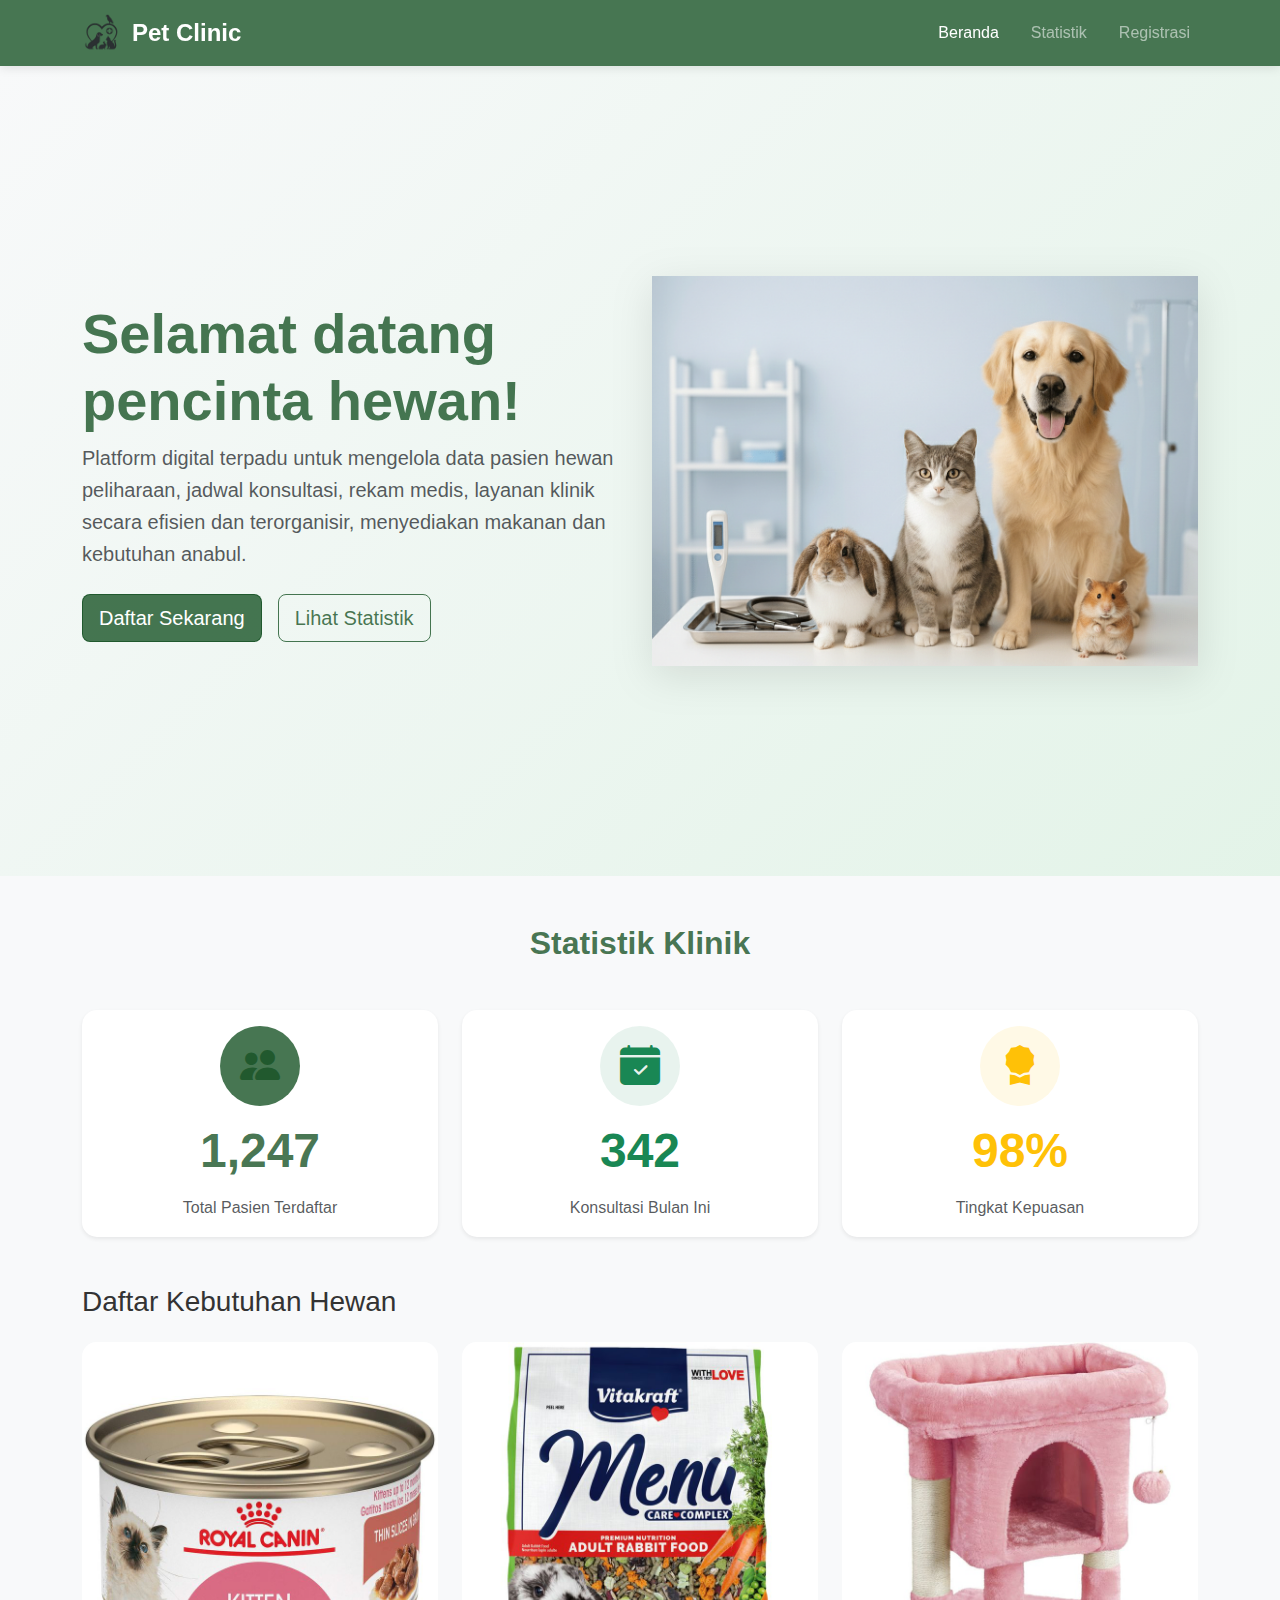
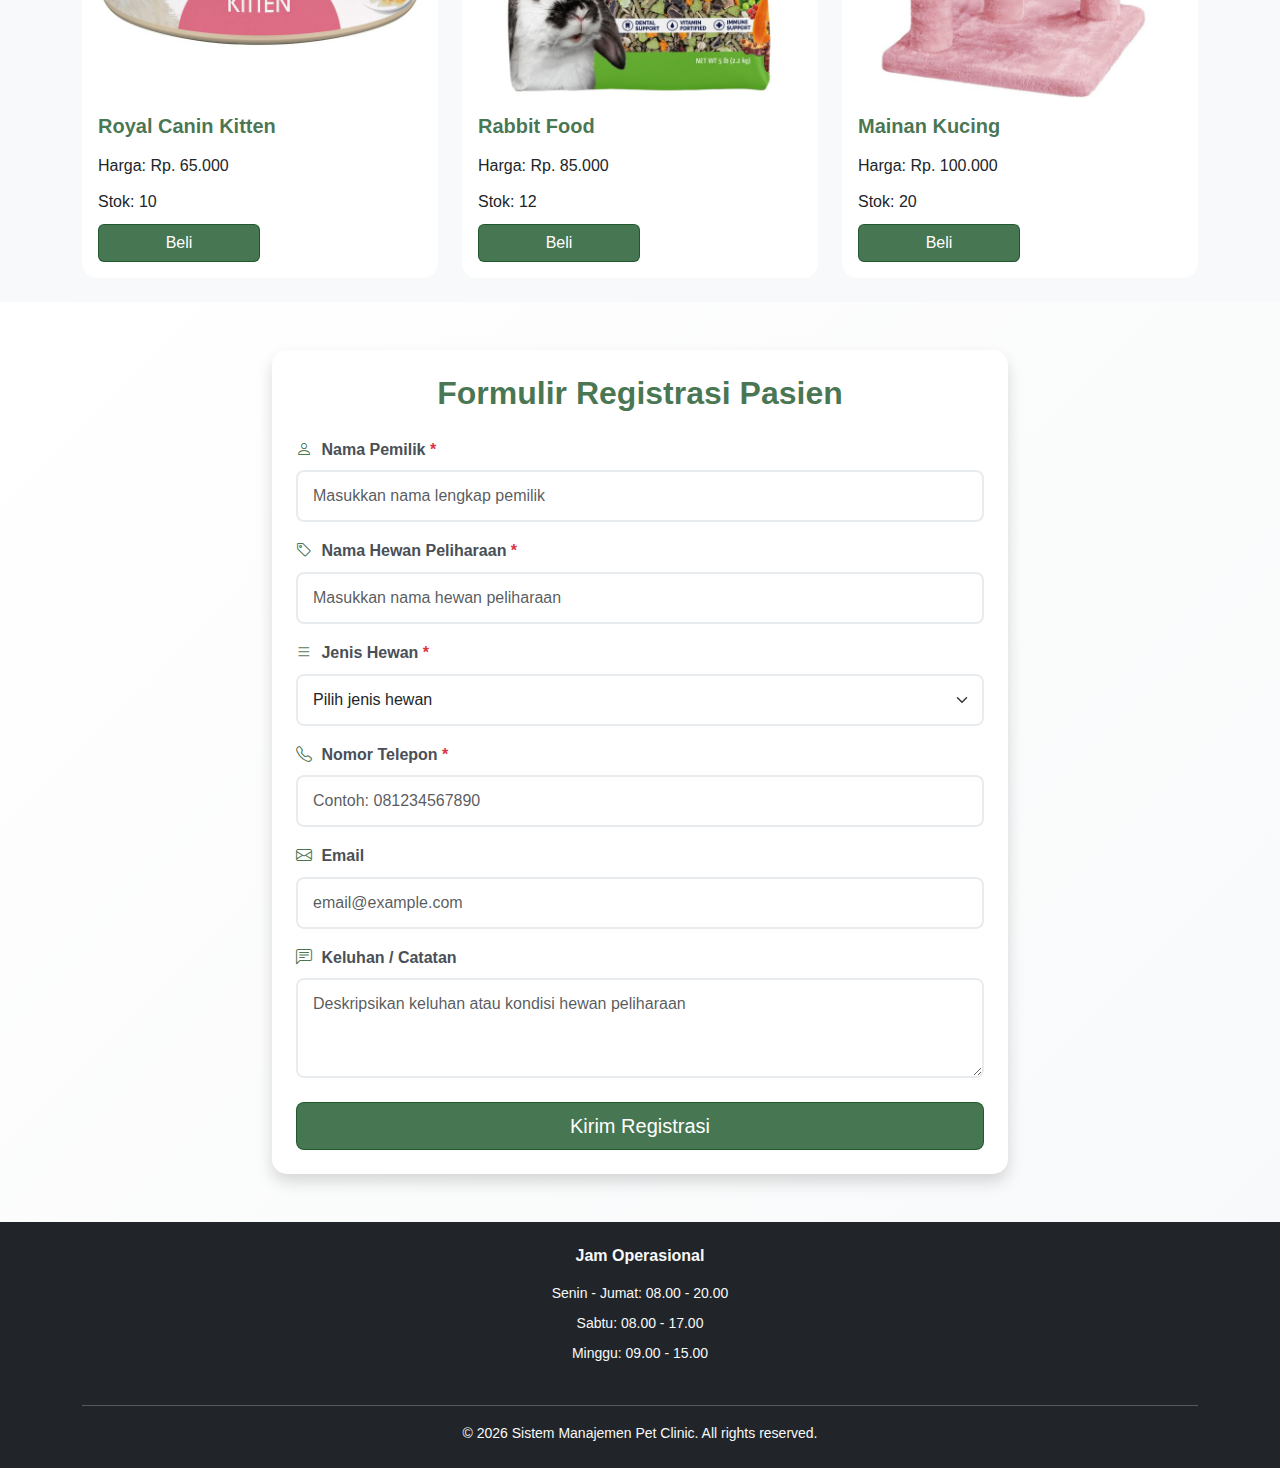
<file: manajemenpetklinik/index.html>
<!DOCTYPE html>
<html lang="id">
<head>
    <meta charset="UTF-8">
    <meta name="viewport" content="width=device-width, initial-scale=1.0">
    <title>Sistem Manajemen Pet Clinic</title>
    <link href="https://cdn.jsdelivr.net/npm/bootstrap@5.3.0/dist/css/bootstrap.min.css" rel="stylesheet">
    <link rel="stylesheet" href="https://cdn.jsdelivr.net/npm/bootstrap-icons@1.10.0/font/bootstrap-icons.css">
    <link rel="stylesheet" href="css/style.css">
</head>
<body>
    <nav class="navbar navbar-expand-lg navbar-dark bg-primary sticky-top">
        <div class="container">
            <a class="navbar-brand" href="#">
                <img src="assets/logo.png" alt="Pet Clinic Logo" class="navbar-logo"> Pet Clinic
            </a>
            <button class="navbar-toggler" type="button" data-bs-toggle="collapse" data-bs-target="#navbarNav">
                <span class="navbar-toggler-icon"></span>
            </button>
            <div class="collapse navbar-collapse" id="navbarNav">
                <ul class="navbar-nav ms-auto">
                    <li class="nav-item">
                        <a class="nav-link active" href="#home">Beranda</a>
                    </li>
                    <li class="nav-item">
                        <a class="nav-link" href="#statistics">Statistik</a>
                    </li>
                    <li class="nav-item">
                        <a class="nav-link" href="#registration">Registrasi</a>
                    </li>
                </ul>
            </div>
        </div>
    </nav>

    <section id="home" class="hero-section">
        <div class="container">
            <div class="row align-items-center">
                <div class="col-lg-6">
                    <h1 class="display-4 fw-bold text-primary">Selamat datang pencinta hewan!</h1>
                    <p class="lead text-muted mb-4">
                        Platform digital terpadu untuk mengelola data pasien hewan peliharaan, jadwal konsultasi, 
                        rekam medis, layanan klinik secara efisien dan terorganisir, menyediakan makanan dan kebutuhan anabul.
                    </p>
                    <div class="d-flex gap-3">
                        <a href="#registration" class="btn btn-primary btn-lg">Daftar Sekarang </a>
                        <a href="#statistics" class="btn btn-outline-primary btn-lg"> Lihat Statistik</a>
                    </div>
                </div>
                <div class="col-lg-6">
                    <div class="hero-image">
                        <img src="assets/dashboard.png" alt="Pet Clinic Illustration" class="hero-img">
                    </div>
                </div>
            </div>
        </div>
    </section>

    <section id="statistics" class="statistics-section py-5 bg-light">
        <div class="container">
            <div class="text-center mb-5">
                <h2 class="fw-bold text-primary">Statistik Klinik</h2>
            </div>
            
            <div class="row g-4">
                <div class="col-md-4">
                    <div class="card stat-card shadow-sm h-100">
                        <div class="card-body text-center">
                            <div class="icon-box bg-primary bg-opacity-10 mb-3">
                                <i class="bi bi-people-fill text-primary"></i>
                            </div>
                            <h3 class="counter fw-bold text-primary">1,247</h3>
                            <p class="text-muted mb-0">Total Pasien Terdaftar</p>
                        </div>
                    </div>
                </div>
                <div class="col-md-4">
                    <div class="card stat-card shadow-sm h-100">
                        <div class="card-body text-center">
                            <div class="icon-box bg-success bg-opacity-10 mb-3">
                                <i class="bi bi-calendar-check-fill text-success"></i>
                            </div>
                            <h3 class="counter fw-bold text-success">342</h3>
                            <p class="text-muted mb-0">Konsultasi Bulan Ini</p>
                        </div>
                    </div>
                </div>
                <div class="col-md-4">
                    <div class="card stat-card shadow-sm h-100">
                        <div class="card-body text-center">
                            <div class="icon-box bg-warning bg-opacity-10 mb-3">
                                <i class="bi bi-award-fill text-warning"></i>
                            </div>
                            <h3 class="counter fw-bold text-warning">98%</h3>
                            <p class="text-muted mb-0">Tingkat Kepuasan</p>
                        </div>
                    </div>
                </div>
            </div>
        </div>
    </section>

    <section id="produk">
    <div class="container">
        <h3 class="mb-4">Daftar Kebutuhan Hewan</h3>

        <div class="row">
            <div class="col-md-4 mb-4">
                <div class="card product-card">
                    <img src="assets/royalCanin.jpeg" class="card-img-top" alt="Royal canin">

                    <div class="card-body">
                        <h5 class="card-title">Royal Canin Kitten</h5>
                        <p class="card-text harga-text">Harga: Rp. 65.000</p>
                        <p class="card-text stok-text">Stok: 10</p>

                        <div class="d-flex justify-content-between">
                            <button class="btn btn-primary btn-detail w-50 me-2">
                                Beli
                            </button>
                        </div>
                    </div>
                </div>
            </div>
            <div class="col-md-4 mb-4">
                <div class="card product-card">
                    <img src="assets/rabbitFood.jpeg" class="card-img-top" alt="Rabbit Food">

                    <div class="card-body">
                        <h5 class="card-title">Rabbit Food</h5>
                        <p class="card-text harga-text">Harga: Rp. 85.000</p>
                        <p class="card-text stok-text">Stok: 12</p>

                        <div class="d-flex justify-content-between">
                            <button class="btn btn-primary btn-detail w-50 me-2">
                                Beli
                            </button>
                        </div>
                    </div>
                </div>
            </div>
            <div class="col-md-4 mb-4">
                <div class="card product-card">
                    <img src="assets/mainan.jpeg" class="card-img-top" alt="Mainan">

                    <div class="card-body">
                        <h5 class="card-title">Mainan Kucing</h5>
                        <p class="card-text harga-text">Harga: Rp. 100.000</p>
                        <p class="card-text stok-text">Stok: 20</p>

                        <div class="d-flex justify-content-between">
                            <button class="btn btn-primary btn-detail w-50 me-2">
                                Beli
                            </button>
                        </div>
                    </div>
                </div>
            </div>
        </div>
    </div>
</section>

    <section id="registration" class="registration-section py-5">
        <div class="container">
            <div class="row justify-content-center">
                <div class="col-lg-8">
                    <div class="card shadow">
                        <div class="card-body p-4">
                            <h2 class="card-title text-center mb-4 text-primary fw-bold">Formulir Registrasi Pasien </h2>
                            <form id="petRegistrationForm">
                                <div class="mb-3">
                                    <label for="ownerName" class="form-label">
                                        <i class="bi bi-person"></i> Nama Pemilik <span class="text-danger">*</span>
                                    </label>
                                    <input type="text" class="form-control" id="ownerName" 
                                        placeholder="Masukkan nama lengkap pemilik" required>
                                </div>

                                <div class="mb-3">
                                    <label for="petName" class="form-label">
                                        <i class="bi bi-tag"></i> Nama Hewan Peliharaan <span class="text-danger">*</span>
                                    </label>
                                    <input type="text" class="form-control" id="petName" 
                                        placeholder="Masukkan nama hewan peliharaan" required>
                                </div>

                                <div class="mb-3">
                                    <label for="petType" class="form-label">
                                        <i class="bi bi-list"></i> Jenis Hewan <span class="text-danger">*</span>
                                    </label>
                                    <select class="form-select" id="petType" required>
                                        <option value="" selected disabled>Pilih jenis hewan</option>
                                        <option value="kucing">Kucing</option>
                                        <option value="anjing">Anjing</option>
                                        <option value="kelinci">Kelinci</option>
                                        <option value="burung">Burung</option>
                                        <option value="lainnya">Lainnya</option>
                                    </select>
                                </div>

                                <div class="mb-3">
                                    <label for="phoneNumber" class="form-label">
                                        <i class="bi bi-telephone"></i> Nomor Telepon <span class="text-danger">*</span>
                                    </label>
                                    <input type="tel" class="form-control" id="phoneNumber" 
                                        placeholder="Contoh: 081234567890" required>
                                </div>

                                <div class="mb-3">
                                    <label for="email" class="form-label">
                                        <i class="bi bi-envelope"></i> Email
                                    </label>
                                    <input type="email" class="form-control" id="email" 
                                        placeholder="email@example.com">
                                </div>

                                <div class="mb-4">
                                    <label for="notes" class="form-label">
                                        <i class="bi bi-chat-left-text"></i> Keluhan / Catatan
                                    </label>
                                    <textarea class="form-control" id="notes" rows="3" 
                                        placeholder="Deskripsikan keluhan atau kondisi hewan peliharaan"></textarea>
                                </div>

                                <div class="d-grid">
                                    <button type="submit" class="btn btn-primary btn-lg">Kirim Registrasi</button>
                                </div>
                            </form>
                        </div>
                    </div>
                </div>
            </div>
        </div>
    </section>

    <footer id="contact" class="footer bg-dark text-light py-4">
        <div class="container">
            <div class="row">
                <div class="col-12 text-center mb-3">
                    <h6 class="fw-bold mb-3">Jam Operasional</h6>
                    <p class="small mb-2">Senin - Jumat: 08.00 - 20.00</p>
                    <p class="small mb-2">Sabtu: 08.00 - 17.00</p>
                    <p class="small mb-2">Minggu: 09.00 - 15.00</p>
                </div>
            </div>
            
            <hr class="bg-light">
            
            <div class="row">
                <div class="col-12 text-center">
                    <p class="small mb-0">
                        &copy; 2026 Sistem Manajemen Pet Clinic. All rights reserved.
                    </p>
                </div>
            </div>
        </div>
    </footer>
    <script src="https://cdn.jsdelivr.net/npm/bootstrap@5.3.0/dist/js/bootstrap.bundle.min.js"></script>
    <script>
        document.getElementById('petRegistrationForm').addEventListener('submit', function(e) {
            e.preventDefault();
            const ownerName = document.getElementById('ownerName').value;
            const petName = document.getElementById('petName').value;
            const petType = document.getElementById('petType').value;
            const phoneNumber = document.getElementById('phoneNumber').value;
            alert(`Registrasi Berhasil!\n\nNama Pemilik: ${ownerName}\nNama Hewan: ${petName}\nJenis: ${petType}\nTelepon: ${phoneNumber}\n\nData telah tersimpan dalam sistem.`);
            this.reset();
        });
        document.querySelectorAll('a[href^="#"]').forEach(anchor => {
            anchor.addEventListener('click', function (e) {
                e.preventDefault();
                const target = document.querySelector(this.getAttribute('href'));
                if (target) {
                    target.scrollIntoView({
                        behavior: 'smooth',
                        block: 'start'
                    });
                }
            });
        });
    </script>
</body>
</html>
</file>
<file: manajemenpetklinik/css/style.css>
* {
    margin: 0;
    padding: 0;
    box-sizing: border-box;
}

body {
    font-family: 'Segoe UI', Tahoma, Geneva, Verdana, sans-serif;
    line-height: 1.6;
    color: #333;
    overflow-x: hidden;
}

html {
    scroll-behavior: smooth;
}
.navbar {
    box-shadow: 0 2px 10px rgba(0, 0, 0, 0.1);
}

.navbar-brand {
    font-size: 1.5rem;
    font-weight: bold;
    display: flex;
    align-items: center;
}
.navbar-logo {
    height: 40px;
    width: auto;
    margin-right: 10px;
    transition: transform 0.3s ease;
}

.navbar-logo:hover {
    transform: scale(1.1);
}

.nav-link {
    font-weight: 500;
    margin-left: 1rem;
    transition: color 0.3s ease;
}

.nav-link:hover {
    color: #175225ca !important;
}

@media (max-width: 576px) {
    .navbar-logo {
        height: 30px;
    }
    
    .navbar-brand {
        font-size: 1.2rem;
    }
}
.hero-section {
    padding: 100px 0;
    background: linear-gradient(135deg, #f8f9fa 0%, #b4e6c0ca 250%);
    min-height: 90vh;
    display: flex;
    align-items: center;
}

.hero-section h1 {
    animation: fadeInUp 1s ease-out;
}

.hero-section p {
    animation: fadeInUp 1.2s ease-out;
}

.hero-section .btn {
    animation: fadeInUp 1.4s ease-out;
}

.hero-image {
    text-align: center;
    animation: float 3s ease-in-out infinite;
}
.hero-img {
    max-width: 100%;
    height: auto;
    max-height: 500px;
    object-fit: contain;
    filter: drop-shadow(0 10px 20px rgba(0, 0, 0, 0.1));
}

.hero-image i {
    font-size: 15rem;
    opacity: 0.2;
}
.btn-primary {
    background-color: #175225ca !important;
    border-color: #175225ca !important;
    color: #ffffff !important;
}

.btn-primary:hover {
    background-color: #0f3a1a !important;
    border-color: #0f3a1a !important;
    color: #ffffff !important;
}

.btn-primary:focus,
.btn-primary:active {
    background-color: #0f3a1a !important;
    border-color: #0f3a1a !important;
    box-shadow: 0 0 0 0.2rem rgba(23, 82, 37, 0.3) !important;
}

.btn-outline-primary {
    color: #175225ca !important;
    border-color: #175225ca !important;
    background-color: transparent !important;
}

.btn-outline-primary:hover {
    background-color: #175225ca !important;
    border-color: #175225ca !important;
    color: #ffffff !important;
}

.btn-outline-primary:focus,
.btn-outline-primary:active {
    background-color: #175225ca !important;
    border-color: #175225ca !important;
    color: #ffffff !important;
    box-shadow: 0 0 0 0.2rem rgba(23, 82, 37, 0.3) !important;
}
.statistics-section {
    padding: 80px 0;
}

.stat-card {
    transition: transform 0.3s ease, box-shadow 0.3s ease;
    border: none;
    border-radius: 15px;
    overflow: hidden;
}

.stat-card:hover {
    transform: translateY(-10px);
    box-shadow: 0 10px 30px rgba(0, 0, 0, 0.15) !important;
}

.icon-box {
    width: 80px;
    height: 80px;
    border-radius: 50%;
    display: flex;
    align-items: center;
    justify-content: center;
    margin: 0 auto;
}

.icon-box i {
    font-size: 2.5rem;
}

.counter {
    font-size: 3rem;
    margin: 15px 0;
}

#produk {
    background-color: #f8f9fa;
}

.product-card {
    transition: transform 0.3s ease, box-shadow 0.3s ease;
    border: none;
    border-radius: 15px;
    overflow: hidden;
}

.product-card:hover {
    transform: translateY(-5px);
    box-shadow: 0 10px 30px rgba(0, 0, 0, 0.15) !important;
}

.product-card .card-img-top {
    object-fit: cover;
}

.product-card .card-body {
    flex: 1;
    display: flex;
    flex-direction: column;
}

.product-card .card-title {
    font-weight: bold;
    color: #175225ca;
    margin-bottom: 15px;
}

.product-card .harga-text,
.product-card .stok-text {
    margin-bottom: 10px;
    font-weight: 500;
}

.registration-section {
    padding: 80px 0;
    background: linear-gradient(135deg, #ffffff 0%, #f8f9fa 100%);
}

.registration-section .card {
    border: none;
    border-radius: 15px;
    overflow: hidden;
}

.form-control,
.form-select {
    border-radius: 8px;
    padding: 12px 15px;
    border: 2px solid #e9ecef;
    transition: border-color 0.3s ease;
}

.form-control:focus,
.form-select:focus {
    border-color: #175225ca;
    box-shadow: 0 0 0 0.2rem rgba(23, 82, 37, 0.1);
}

.form-label {
    font-weight: 600;
    color: #495057;
    margin-bottom: 8px;
}

.form-label i {
    margin-right: 5px;
    color: #175225ca;
}
@keyframes fadeInUp {
    from {
        opacity: 0;
        transform: translateY(30px);
    }
    to {
        opacity: 1;
        transform: translateY(0);
    }
}
.text-primary {
    color: #175225ca !important;
}

.bg-primary {
    background-color: #175225ca !important;
}

.shadow {
    box-shadow: 0 0.5rem 1rem rgba(0, 0, 0, 0.15) !important;
}

.shadow-sm {
    box-shadow: 0 0.125rem 0.25rem rgba(0, 0, 0, 0.075) !important;
}




body, section, .card, .modal-content {
    transition: background-color 0.3s ease, color 0.3s ease;
}


body.dark-mode {
    background-color: #121212 !important;
    color: #e0e0e0 !important;
}


body.dark-mode section {
    background: #181818 !important;
}


body.dark-mode .hero-section {
    background: #181818 !important;
}

body.dark-mode .hero-section h1,
body.dark-mode .hero-section p {
    color: #ffffff !important;
}


body.dark-mode .statistics-section,
body.dark-mode .bg-light {
    background-color: #1e1e1e !important;
}


body.dark-mode #produk {
    background-color: #181818 !important;
}


body.dark-mode .registration-section {
    background: #181818 !important;
}


body.dark-mode .card {
    background-color: #242424 !important;
    color: #ffffff !important;
    border: 1px solid #333 !important;
}

body.dark-mode .product-card .card-title {
    color: #ffffff !important;
}

body.dark-mode .text-muted {
    color: #bbbbbb !important;
}

body.dark-mode .text-primary {
    color: #4dabf7 !important;
}


body.dark-mode .form-control,
body.dark-mode .form-select,
body.dark-mode textarea {
    background-color: #2c2c2c !important;
    color: #ffffff !important;
    border: 1px solid #444 !important;
}

body.dark-mode .form-control::placeholder,
body.dark-mode textarea::placeholder {
    color: #aaaaaa !important;
}

body.dark-mode .form-label {
    color: #ffffff !important;
}


body.dark-mode .modal-content {
    background-color: #242424 !important;
    color: #ffffff !important;
}

body.dark-mode .modal-header,
body.dark-mode .modal-footer {
    border-color: #333 !important;
}


body.dark-mode .list-group-item {
    background-color: #2c2c2c !important;
    color: #ffffff !important;
    border-color: #444 !important;
}


body.dark-mode footer {
    background-color: #111111 !important;
}


body.dark-mode .navbar {
    background-color: #0f3a1a !important;
}


body.dark-mode .btn-close {
    filter: invert(1);
}


body.dark-mode .shadow,
body.dark-mode .shadow-sm {
    box-shadow: 0 0.5rem 1rem rgba(0,0,0,0.5) !important;
}
</file>
